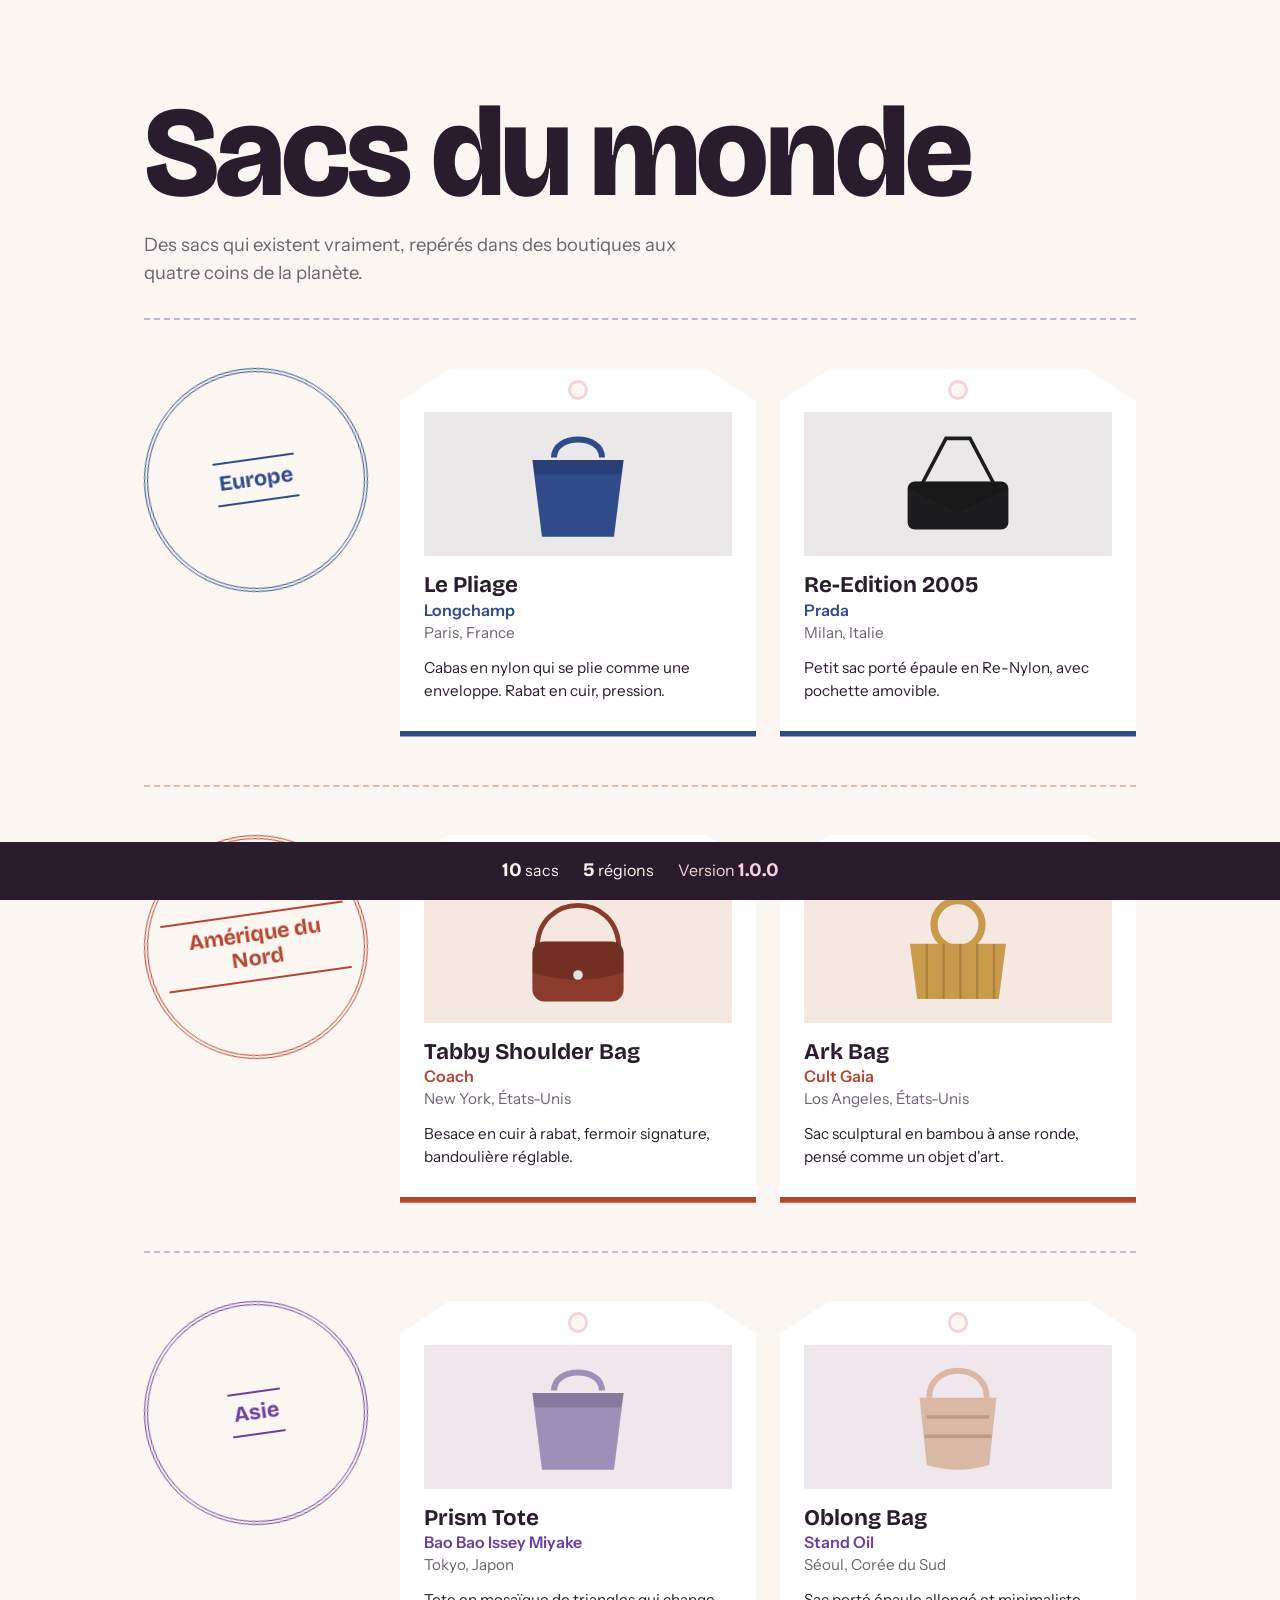
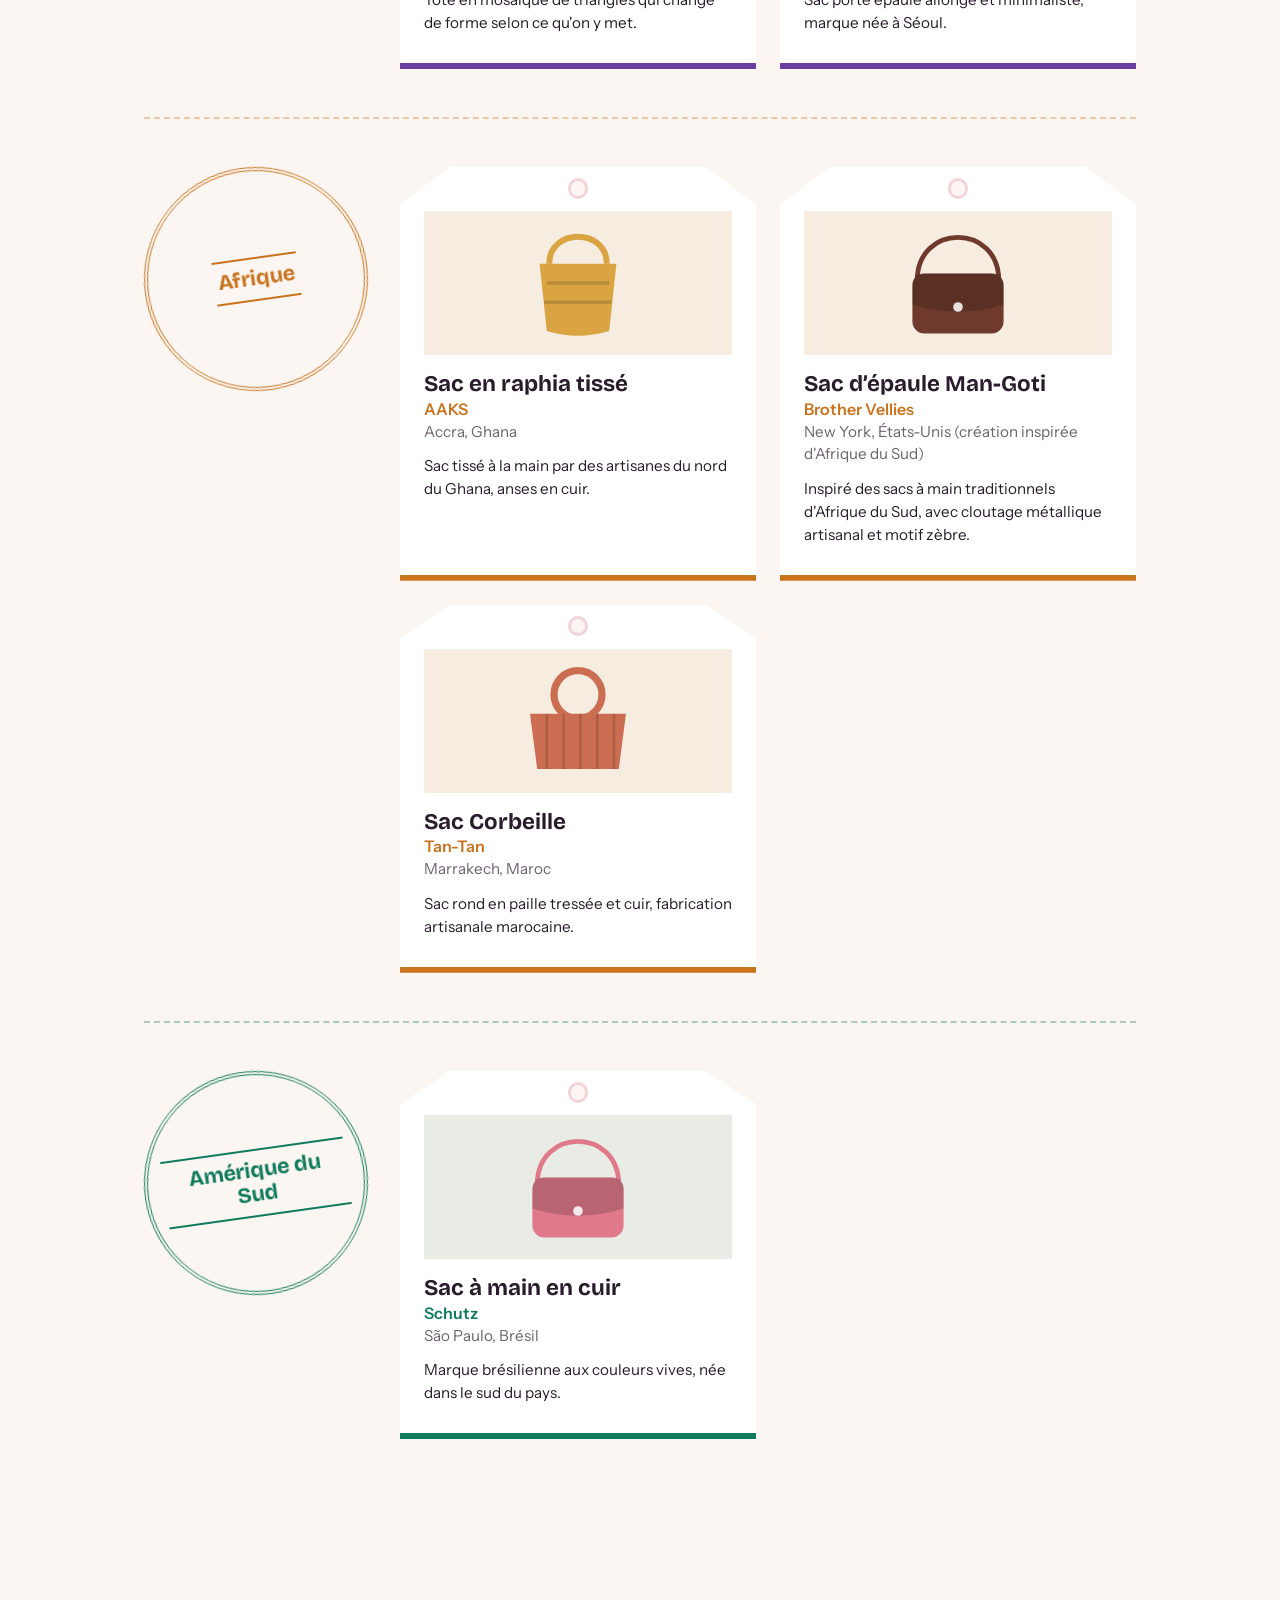
<file: index.html>
<!DOCTYPE html>
<html lang="fr">

<head>
  <meta charset="UTF-8">
  <meta name="viewport" content="width=device-width, initial-scale=1">
  <title>Sacs du monde</title>
  <link rel="preconnect" href="https://fonts.googleapis.com">
  <link rel="preconnect" href="https://fonts.gstatic.com" crossorigin>
  <link
    href="https://fonts.googleapis.com/css2?family=Bricolage+Grotesque:opsz,wght@12..96,400;12..96,700;12..96,800&family=Instrument+Sans:wght@400;600&display=swap"
    rel="stylesheet">
  <link rel="stylesheet" href="style.css">
</head>

<body>


  <svg class="sprites" aria-hidden="true">
    <symbol id="sac-cabas" viewBox="0 0 120 120">
      <path d="M40 38 C40 18 80 18 80 38" fill="none" stroke="currentColor" stroke-width="5" />
      <path d="M22 40 H98 L90 104 H30 Z" fill="currentColor" />
      <path d="M22 40 H98 L96 52 H24 Z" fill="#000" opacity=".15" />
    </symbol>
    <symbol id="sac-besace" viewBox="0 0 120 120">
      <path d="M26 58 C26 10 94 10 94 58" fill="none" stroke="currentColor" stroke-width="4" />
      <rect x="22" y="52" width="76" height="50" rx="10" fill="currentColor" />
      <path d="M22 62 Q22 52 32 52 H88 Q98 52 98 62 V78 Q60 90 22 78 Z" fill="#000" opacity=".18" />
      <circle cx="60" cy="80" r="4" fill="#fff" opacity=".85" />
    </symbol>
    <symbol id="sac-pochette" viewBox="0 0 120 120">
      <path d="M30 60 L50 22 H70 L90 60" fill="none" stroke="currentColor" stroke-width="3" />
      <rect x="18" y="58" width="84" height="40" rx="6" fill="currentColor" />
      <path d="M18 64 Q18 58 24 58 H96 Q102 58 102 64 L60 84 Z" fill="#000" opacity=".18" />
    </symbol>
    <symbol id="sac-seau" viewBox="0 0 120 120">
      <path d="M36 44 C36 14 84 14 84 44" fill="none" stroke="currentColor" stroke-width="5" />
      <path d="M28 44 H92 L86 100 Q60 108 34 100 Z" fill="currentColor" />
      <path d="M34 60 H86 M32 76 H88" stroke="#000" stroke-width="3" opacity=".15" />
    </symbol>
    <symbol id="sac-anneau" viewBox="0 0 120 120">
      <circle cx="60" cy="38" r="20" fill="none" stroke="currentColor" stroke-width="6" />
      <path d="M20 54 H100 L94 100 H26 Z" fill="currentColor" />
      <path d="M34 54 V100 M48 54 V100 M62 54 V100 M76 54 V100 M90 54 V100" stroke="#000" stroke-width="2"
        opacity=".15" />
    </symbol>
  </svg>

  <header class="entete">
    <h1>Sacs du monde</h1>
    <p>Des sacs qui existent vraiment, repérés dans des boutiques aux quatre coins de la planète.</p>
  </header>

  <main>

    <section class="region" style="--accent: #2F4B8A;">
      <h2 class="tampon"><span>Europe</span></h2>
      <div class="sacs">
        <article class="sac">
          <svg class="visuel" style="color:#2F4B8A">
            <use href="#sac-cabas" />
          </svg>
          <h3>Le Pliage</h3>
          <p class="marque">Longchamp</p>
          <p class="lieu">Paris, France</p>
          <p class="detail">Cabas en nylon qui se plie comme une enveloppe. Rabat en cuir, pression.</p>
        </article>
        <article class="sac">
          <svg class="visuel" style="color:#1d1d1f">
            <use href="#sac-pochette" />
          </svg>
          <h3>Re-Edition 2005</h3>
          <p class="marque">Prada</p>
          <p class="lieu">Milan, Italie</p>
          <p class="detail">Petit sac porté épaule en Re-Nylon, avec pochette amovible.</p>
        </article>
      </div>
    </section>

    <section class="region" style="--accent: #B4452F;">
      <h2 class="tampon"><span>Amérique du Nord</span></h2>
      <div class="sacs">
        <article class="sac">
          <svg class="visuel" style="color:#8A3B2B">
            <use href="#sac-besace" />
          </svg>
          <h3>Tabby Shoulder Bag</h3>
          <p class="marque">Coach</p>
          <p class="lieu">New York, États-Unis</p>
          <p class="detail">Besace en cuir à rabat, fermoir signature, bandoulière réglable.</p>
        </article>
        <article class="sac">
          <svg class="visuel" style="color:#C99A4B">
            <use href="#sac-anneau" />
          </svg>
          <h3>Ark Bag</h3>
          <p class="marque">Cult Gaia</p>
          <p class="lieu">Los Angeles, États-Unis</p>
          <p class="detail">Sac sculptural en bambou à anse ronde, pensé comme un objet d'art.</p>
        </article>
      </div>
    </section>

    <section class="region" style="--accent: #6B3FA0;">
      <h2 class="tampon"><span>Asie</span></h2>
      <div class="sacs">
        <article class="sac">
          <svg class="visuel" style="color:#9C8FB8">
            <use href="#sac-cabas" />
          </svg>
          <h3>Prism Tote</h3>
          <p class="marque">Bao Bao Issey Miyake</p>
          <p class="lieu">Tokyo, Japon</p>
          <p class="detail">Tote en mosaïque de triangles qui change de forme selon ce qu'on y met.</p>
        </article>
        <article class="sac">
          <svg class="visuel" style="color:#D9B8A6">
            <use href="#sac-seau" />
          </svg>
          <h3>Oblong Bag</h3>
          <p class="marque">Stand Oil</p>
          <p class="lieu">Séoul, Corée du Sud</p>
          <p class="detail">Sac porté épaule allongé et minimaliste, marque née à Séoul.</p>
        </article>
      </div>
    </section>
    <section class="region" style="--accent: #C9731E;">
      <h2 class="tampon"><span>Afrique</span></h2>
      <div class="sacs">
        <article class="sac">
          <svg class="visuel" style="color:#D9A441">
            <use href="#sac-seau" />
          </svg>
          <h3>Sac en raphia tissé</h3>
          <p class="marque">AAKS</p>
          <p class="lieu">Accra, Ghana</p>
          <p class="detail">Sac tissé à la main par des artisanes du nord du Ghana, anses en cuir.</p>
        </article>
        <article class="sac">
          <svg class="visuel" style="color:#6F3A2C">
            <use href="#sac-besace" />
          </svg>
          <h3>Sac d’épaule Man-Goti</h3>
          <p class="marque">Brother Vellies</p>
          <p class="lieu">New York, États-Unis (création inspirée d'Afrique du Sud)</p>
          <p class="detail">Inspiré des sacs à main traditionnels d'Afrique du Sud, avec cloutage métallique artisanal
            et motif zèbre.</p>
        </article>
        <article class="sac">
          <svg class="visuel" style="color:#CB6D51">
            <use href="#sac-anneau" />
          </svg>
          <h3>Sac Corbeille</h3>
          <p class="marque">Tan-Tan</p>
          <p class="lieu">Marrakech, Maroc</p>
          <p class="detail">Sac rond en paille tressée et cuir, fabrication artisanale marocaine.</p>
        </article>
      </div>
    </section>
    <section class="region" style="--accent: #0F7A5C;">
      <h2 class="tampon"><span>Amérique du Sud</span></h2>
      <div class="sacs">
        <article class="sac">
          <svg class="visuel" style="color:#E07A8B">
            <use href="#sac-besace" />
          </svg>
          <h3>Sac à main en cuir</h3>
          <p class="marque">Schutz</p>
          <p class="lieu">São Paulo, Brésil</p>
          <p class="detail">Marque brésilienne aux couleurs vives, née dans le sud du pays.</p>
        </article>
      </div>
    </section>


  </main>

  <footer class="statut">
    <p class="compteur"><strong class="nb-sacs"></strong> sacs</p>
    <p class="compteur"><strong class="nb-regions"></strong> régions</p>
    <p class="version">Version <strong>1.0.0</strong></p>
  </footer>

</body>

</html>
</file>
<file: style.css>
:root {
  --papier: #FBF6F1;
  --encre: #2A1B2D;
  --rose: #F3D3DA;
  --gris: #6E6170;
  --etiquette: #FFFFFF;
  --titre: "Bricolage Grotesque", "Arial Black", system-ui, sans-serif;
  --texte: "Instrument Sans", "Helvetica Neue", Arial, sans-serif;
}

* { box-sizing: border-box; margin: 0; }

body {
 
  counter-reset: sacs regions;
  background: var(--papier);
  color: var(--encre);
  font-family: var(--texte);
  line-height: 1.5;
}

.sprites { display: none; }


.entete {
  padding: clamp(3rem, 8vw, 6rem) clamp(1.25rem, 5vw, 4rem) 2rem;
  max-width: 70rem;
  margin: 0 auto;
}
.entete h1 {
  font-family: var(--titre);
  font-weight: 800;
  font-size: clamp(3.2rem, 11vw, 8rem);
  line-height: .9;
  letter-spacing: -.03em;
}
.entete p {
  margin-top: 1.25rem;
  max-width: 34rem;
  font-size: 1.15rem;
  color: var(--gris);
}

main {
  max-width: 70rem;
  margin: 0 auto;
  padding: 0 clamp(1.25rem, 5vw, 4rem) 6rem;
}


.region {
  counter-increment: regions;
  display: grid;
  grid-template-columns: 14rem 1fr;
  gap: 2rem;
  align-items: start;
  padding: 3rem 0;
  border-top: 2px dashed color-mix(in srgb, var(--accent) 35%, transparent);
}

.tampon {
  position: sticky;
  top: 1.5rem;
  display: grid;
  place-items: center;
  aspect-ratio: 1;
  padding: 1rem;
  border: 4px double var(--accent);
  border-radius: 50%;
  color: var(--accent);
  font-family: var(--titre);
  font-weight: 700;
  font-size: 1.35rem;
  line-height: 1.1;
  text-align: center;
  transform: rotate(-8deg);
}
.tampon span {
  display: block;
  padding: .5rem .25rem;
  border-top: 2px solid var(--accent);
  border-bottom: 2px solid var(--accent);
}


.sacs {
  display: grid;
  grid-template-columns: repeat(auto-fill, minmax(15rem, 1fr));
  gap: 1.5rem;
}

.sac {
  counter-increment: sacs;
  position: relative;
  padding: 2.75rem 1.5rem 1.75rem;
  background: var(--etiquette);
  clip-path: polygon(14% 0, 86% 0, 100% 9%, 100% 100%, 0 100%, 0 9%);
  border-bottom: 6px solid var(--accent);
}

.sac::before {
  content: "";
  position: absolute;
  top: .9rem;
  left: 50%;
  width: .9rem;
  height: .9rem;
  margin-left: -.45rem;
  border-radius: 50%;
  background: var(--papier);
  box-shadow: 0 0 0 3px var(--rose);
}

.visuel {
  display: block;
  width: 100%;
  height: 9rem;
  margin-bottom: 1rem;
  background: color-mix(in srgb, var(--accent) 8%, var(--papier));
}

.sac h3 {
  font-family: var(--titre);
  font-size: 1.4rem;
  line-height: 1.15;
}
.marque { font-weight: 600; color: var(--accent); }
.lieu { font-size: .95rem; color: var(--gris); margin-bottom: .75rem; }
.detail { font-size: .95rem; }

.statut {
  position: sticky;
  bottom: 0;
  display: flex;
  flex-wrap: wrap;
  gap: .5rem 1.5rem;
  justify-content: center;
  padding: .9rem 1rem;
  background: var(--encre);
  color: var(--papier);
  font-size: 1rem;
}
.statut strong { font-family: var(--titre); font-size: 1.2rem; }
.nb-sacs::before { content: counter(sacs); }
.nb-regions::before { content: counter(regions); }
.version { color: var(--rose); }

@media (max-width: 700px) {
  .region { grid-template-columns: 1fr; }
  .tampon { position: static; width: 10rem; }
}
</file>
